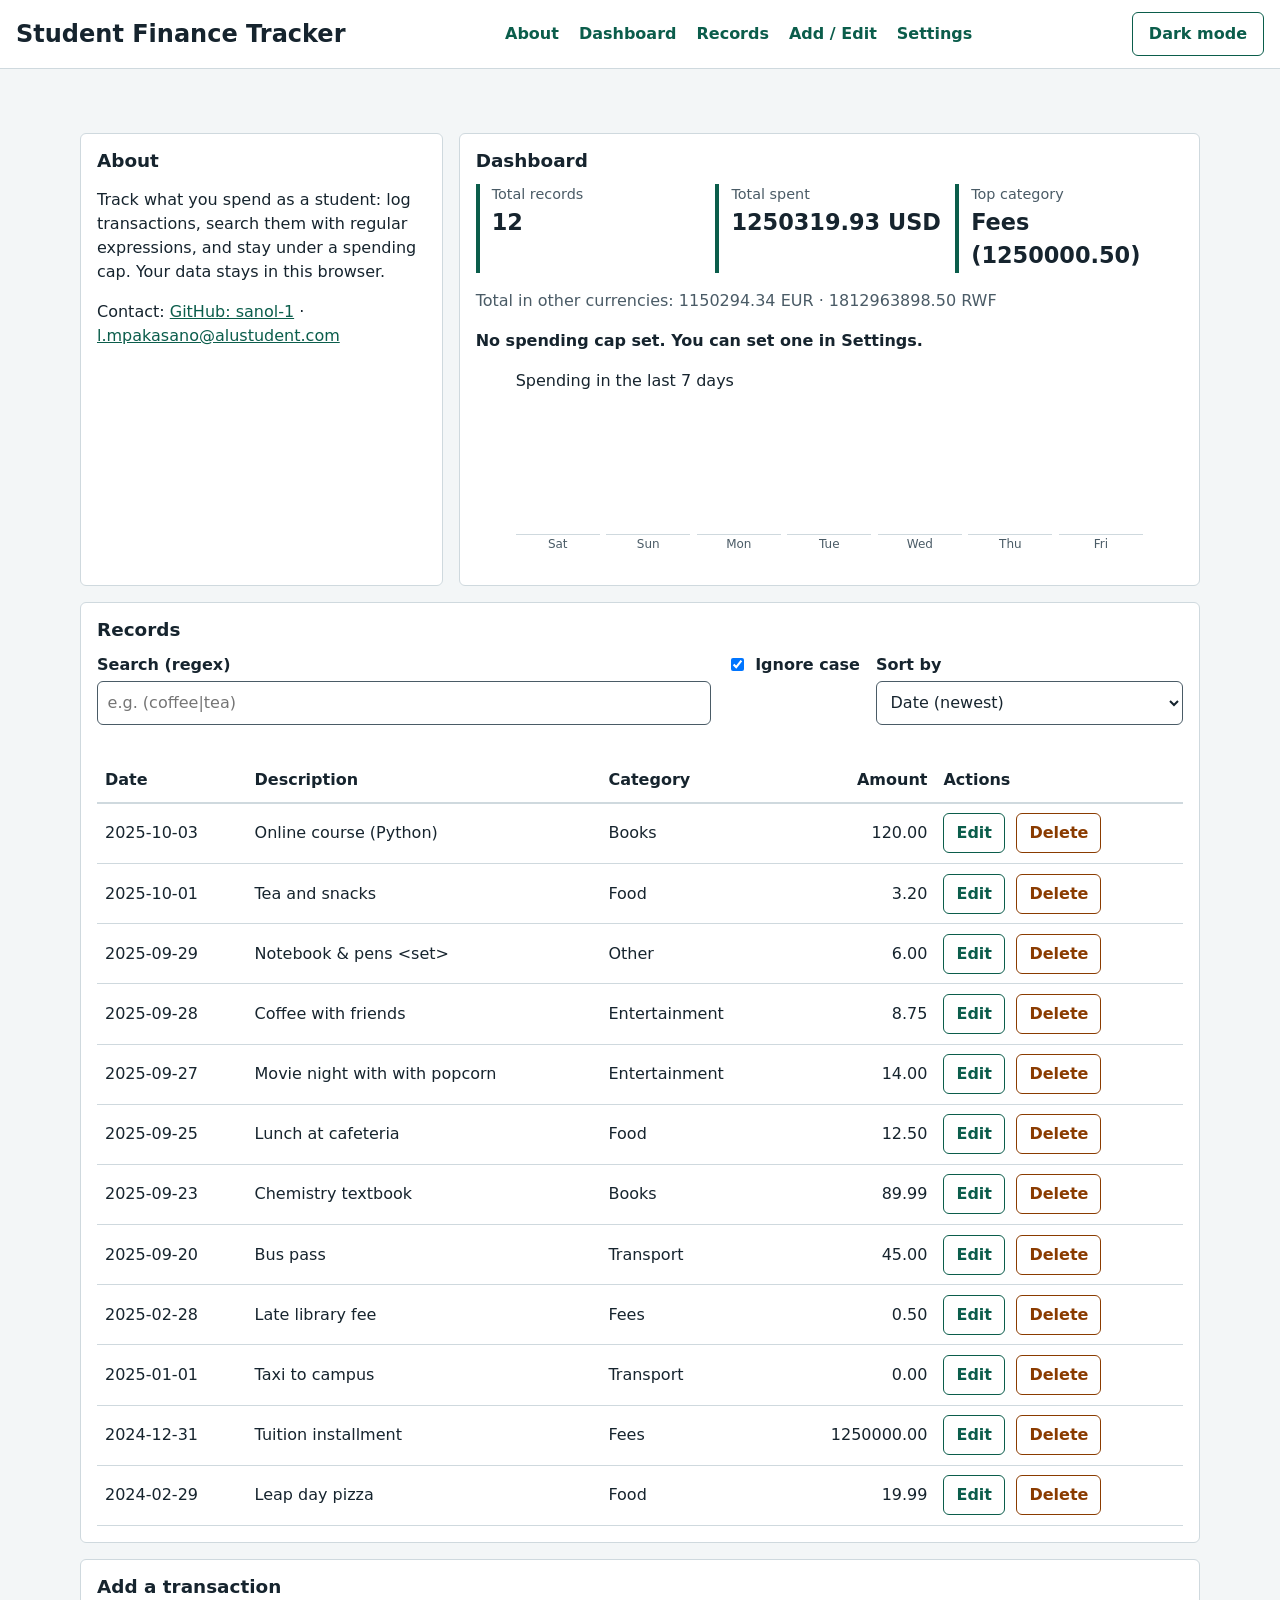
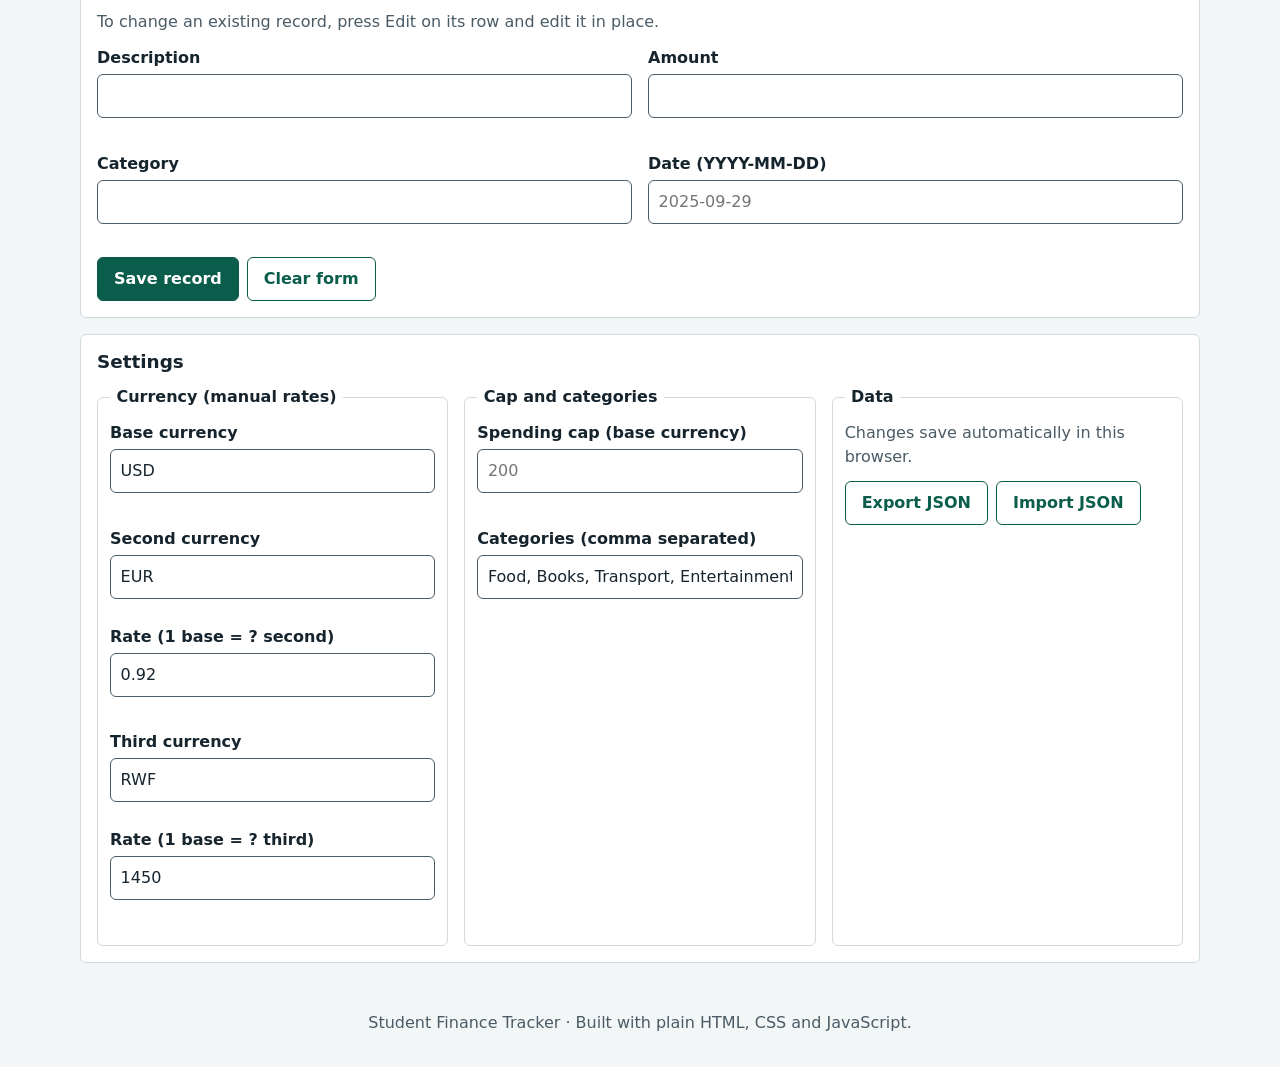
<file: index.html>
<!DOCTYPE html>
<html lang="en">
<head>
  <meta charset="UTF-8">
  <meta name="viewport" content="width=device-width, initial-scale=1">
  <meta name="description" content="Track student spending with regex search, a spending cap and manual currency rates.">
  <title>Student Finance Tracker</title>
  <link rel="stylesheet" href="styles/styles.css">
  <script type="module" src="scripts/main.js" defer></script>
</head>
<body>
  <noscript><p class="status">This app needs JavaScript to run.</p></noscript>
  <a class="skip-link" href="#main">Skip to main content</a>

  <header class="site-header">
    <h1>Student Finance Tracker</h1>
    <nav aria-label="Main">
      <ul class="nav-list">
        <li><a href="#about">About</a></li>
        <li><a href="#dashboard">Dashboard</a></li>
        <li><a href="#records">Records</a></li>
        <li><a href="#form">Add / Edit</a></li>
        <li><a href="#settings">Settings</a></li>
      </ul>
    </nav>
    <button type="button" id="theme-toggle" class="btn" aria-pressed="false">Dark mode</button>
  </header>

  <main id="main" tabindex="-1">
    <!-- Global status region: announces saves, imports, errors -->
    <p id="status" class="status" role="status" aria-live="polite"></p>
    <p id="alert" class="status error" role="alert"></p>

    <section id="about" aria-labelledby="about-h">
      <h2 id="about-h">About</h2>
      <p>Track what you spend as a student: log transactions, search them with regular expressions, and stay under a spending cap. Your data stays in this browser.</p>
      <p>Contact: <a href="https://github.com/sanol-1">GitHub: sanol-1</a> &middot; <a href="mailto:l.mpakasano@alustudent.com">l.mpakasano@alustudent.com</a></p>
    </section>

    <section id="dashboard" aria-labelledby="dash-h">
      <h2 id="dash-h">Dashboard</h2>
      <dl class="stats">
        <div class="stat"><dt>Total records</dt><dd id="stat-count">0</dd></div>
        <div class="stat"><dt>Total spent</dt><dd id="stat-sum">0.00</dd></div>
        <div class="stat"><dt>Top category</dt><dd id="stat-top">None yet</dd></div>
      </dl>
      <p id="conv" class="muted"></p>
      <p id="cap-message" class="cap" aria-live="polite"></p>
      <p id="cap-alert" class="cap over" role="alert" aria-live="assertive"></p>
      <figure>
        <figcaption>Spending in the last 7 days</figcaption>
        <div id="trend" class="trend" role="img" aria-label="Bar chart of spending over the last 7 days"></div>
      </figure>
    </section>

    <section id="records" aria-labelledby="rec-h">
      <h2 id="rec-h">Records</h2>
      <div class="toolbar">
        <div class="field">
          <label for="search">Search (regex)</label>
          <input id="search" type="text" placeholder="e.g. (coffee|tea)" autocomplete="off">
          <p id="search-error" class="error" role="alert"></p>
        </div>
        <label class="check"><input id="case-toggle" type="checkbox" checked> Ignore case</label>
        <div class="field">
          <label for="sort">Sort by</label>
          <select id="sort">
            <option value="date-desc">Date (newest)</option>
            <option value="date-asc">Date (oldest)</option>
            <option value="desc-asc">Description (A to Z)</option>
            <option value="desc-desc">Description (Z to A)</option>
            <option value="amount-asc">Amount (low to high)</option>
            <option value="amount-desc">Amount (high to low)</option>
          </select>
        </div>
      </div>
      <div class="table-wrap">
        <table id="records-table">
          <caption class="visually-hidden">Your transactions</caption>
          <thead>
            <tr>
              <th scope="col">Date</th>
              <th scope="col">Description</th>
              <th scope="col">Category</th>
              <th scope="col" class="num">Amount</th>
              <th scope="col">Actions</th>
            </tr>
          </thead>
          <tbody id="records-body"></tbody>
        </table>
      </div>
      <p id="empty-msg" class="empty" hidden>No records yet. Add your first transaction in the form below.</p>
    </section>

    <section id="form" aria-labelledby="form-h">
      <h2 id="form-h">Add a transaction</h2>
      <p class="muted">To change an existing record, press Edit on its row and edit it in place.</p>
      <form id="record-form" novalidate>
        <div class="field">
          <label for="description">Description</label>
          <input id="description" name="description" type="text" required aria-describedby="description-err">
          <p id="description-err" class="error"></p>
        </div>
        <div class="field">
          <label for="amount">Amount</label>
          <input id="amount" name="amount" type="text" inputmode="decimal" required aria-describedby="amount-err">
          <p id="amount-err" class="error"></p>
        </div>
        <div class="field">
          <label for="category">Category</label>
          <input id="category" name="category" type="text" list="category-list" required aria-describedby="category-err">
          <datalist id="category-list"></datalist>
          <p id="category-err" class="error"></p>
        </div>
        <div class="field">
          <label for="date">Date (YYYY-MM-DD)</label>
          <input id="date" name="date" type="text" inputmode="numeric" placeholder="2025-09-29" required aria-describedby="date-err">
          <p id="date-err" class="error"></p>
        </div>
        <div class="actions">
          <button type="submit" class="btn primary">Save record</button>
          <button type="reset" class="btn">Clear form</button>
        </div>
      </form>
    </section>

    <section id="settings" aria-labelledby="set-h">
      <h2 id="set-h">Settings</h2>
      <div class="settings-grid">
        <fieldset>
          <legend>Currency (manual rates)</legend>
          <div class="field">
            <label for="base-currency">Base currency</label>
            <input id="base-currency" type="text" maxlength="3" autocomplete="off" aria-describedby="base-currency-err">
            <p id="base-currency-err" class="error"></p>
          </div>
          <div class="field">
            <label for="cur2">Second currency</label>
            <input id="cur2" type="text" maxlength="3" autocomplete="off" aria-describedby="cur2-err">
            <p id="cur2-err" class="error"></p>
            <label for="rate2">Rate (1 base = ? second)</label>
            <input id="rate2" type="text" inputmode="decimal" aria-describedby="rate2-err">
            <p id="rate2-err" class="error"></p>
          </div>
          <div class="field">
            <label for="cur3">Third currency</label>
            <input id="cur3" type="text" maxlength="3" autocomplete="off" aria-describedby="cur3-err">
            <p id="cur3-err" class="error"></p>
            <label for="rate3">Rate (1 base = ? third)</label>
            <input id="rate3" type="text" inputmode="decimal" aria-describedby="rate3-err">
            <p id="rate3-err" class="error"></p>
          </div>
        </fieldset>
        <fieldset>
          <legend>Cap and categories</legend>
          <div class="field">
            <label for="cap">Spending cap (base currency)</label>
            <input id="cap" type="text" inputmode="decimal" placeholder="200" aria-describedby="cap-err">
            <p id="cap-err" class="error"></p>
          </div>
          <div class="field">
            <label for="categories">Categories (comma separated)</label>
            <input id="categories" type="text" aria-describedby="categories-err">
            <p id="categories-err" class="error"></p>
          </div>
        </fieldset>
        <fieldset>
          <legend>Data</legend>
          <p class="muted">Changes save automatically in this browser.</p>
          <div class="actions">
            <button type="button" id="export-btn" class="btn">Export JSON</button>
            <input id="import-file" type="file" accept="application/json,.json" class="visually-hidden">
            <label class="btn" for="import-file">Import JSON</label>
          </div>
        </fieldset>
      </div>
    </section>
  </main>

  <footer class="site-footer">
    <p>Student Finance Tracker &middot; Built with plain HTML, CSS and JavaScript.</p>
  </footer>
</body>
</html>
</file>
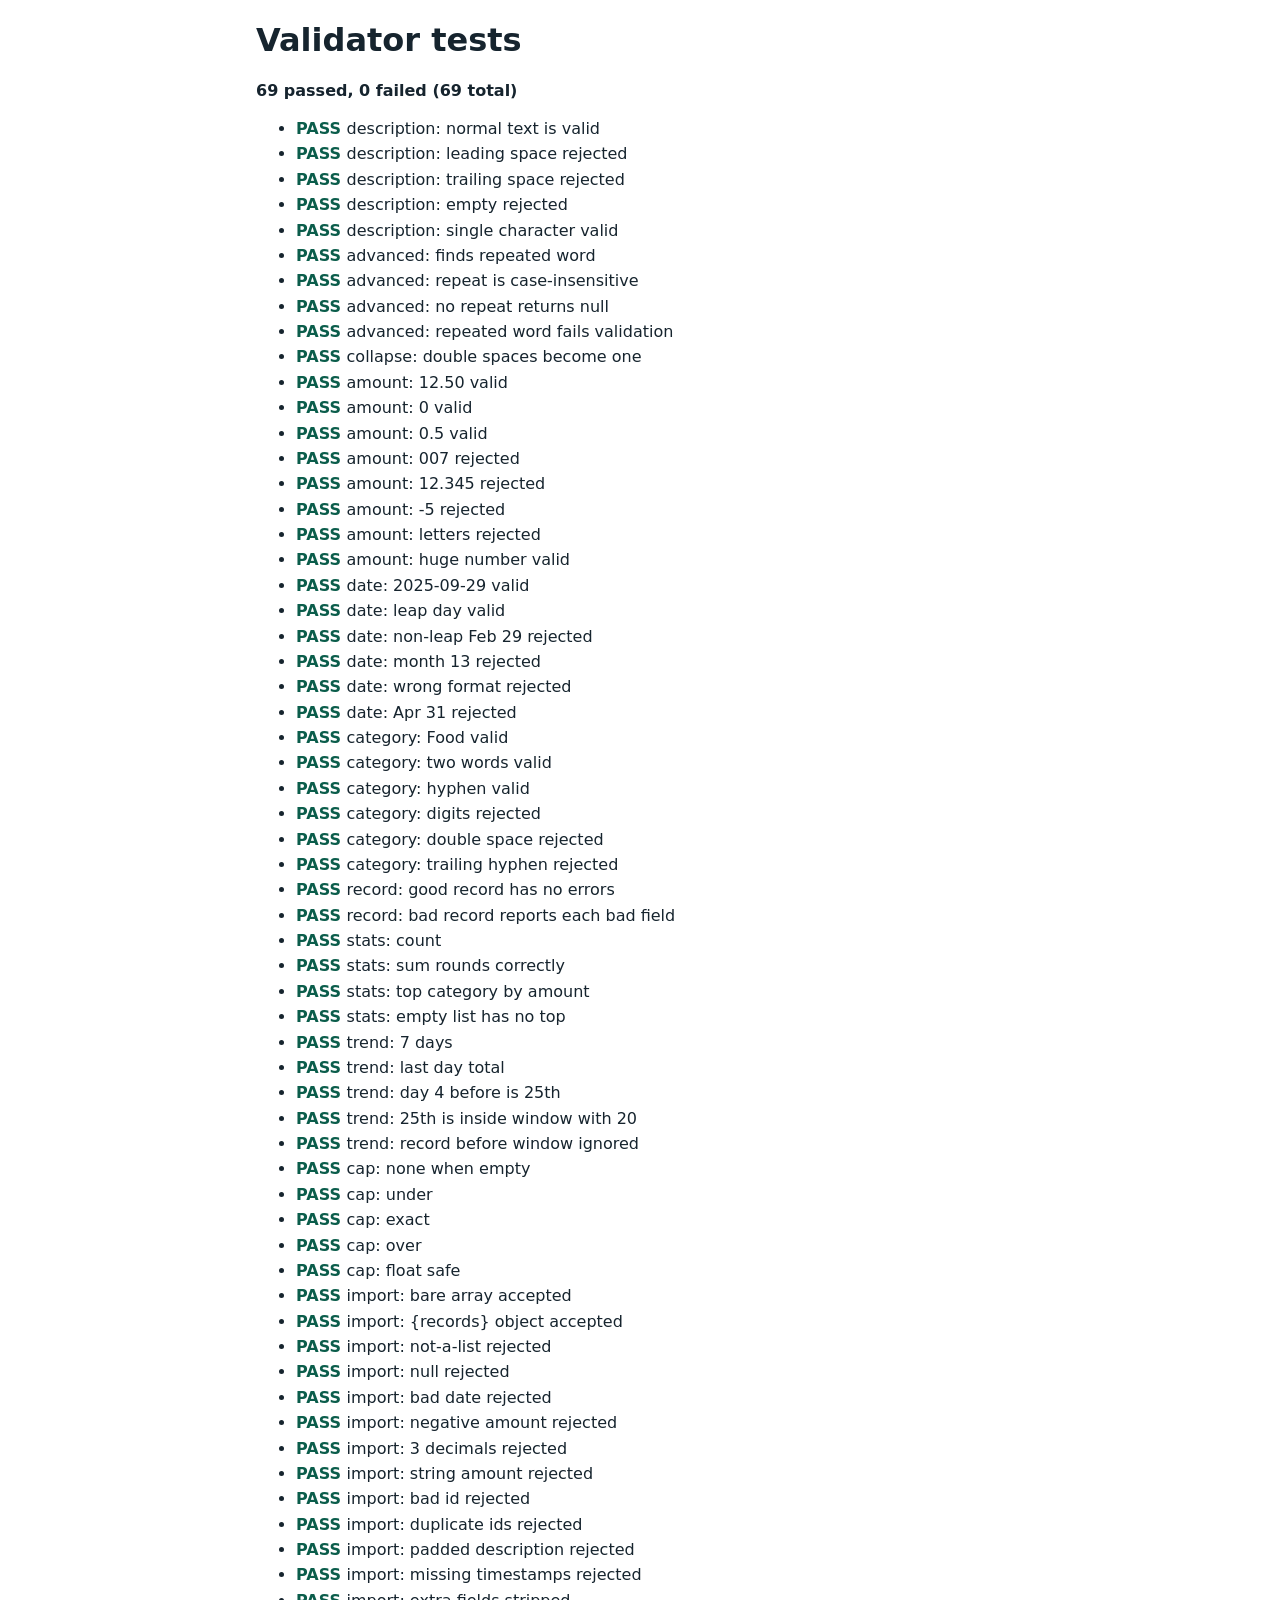
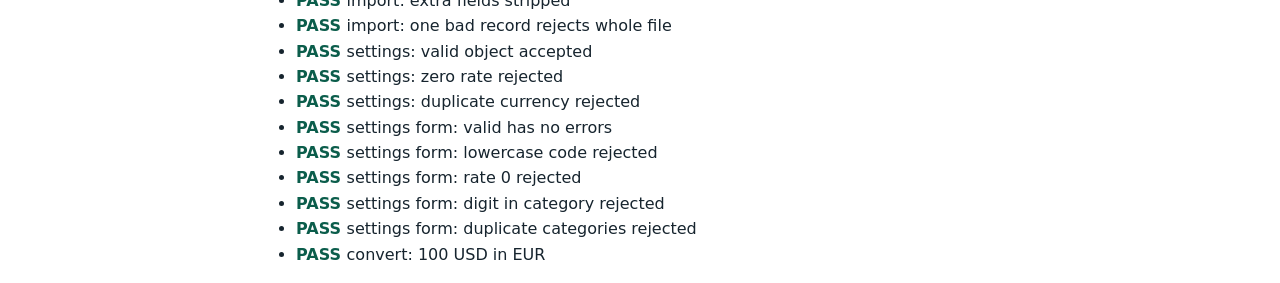
<file: tests.html>
<!DOCTYPE html>
<html lang="en">
<head>
  <meta charset="UTF-8">
  <meta name="viewport" content="width=device-width, initial-scale=1">
  <title>Validator tests</title>
  <style>
    body { font-family: system-ui, sans-serif; max-width: 48rem; margin: 1rem auto; padding: 0 1rem; color: #16242e; }
    li { padding: .2rem 0; }
    .pass::before { content: "PASS "; color: #0b5d4b; font-weight: 700; }
    .fail::before { content: "FAIL "; color: #8a3b00; font-weight: 700; }
    #summary { font-weight: 700; }
  </style>
</head>
<body>
  <h1>Validator tests</h1>
  <p id="summary" role="status"></p>
  <ul id="results"></ul>

  <script type="module">
    import {
      validateDescription, validateAmount, validateDate, validateCategory,
      findDuplicateWord, collapseSpaces, validateRecord,
      validateImportData, validateSettingsForm, validateRecordShape, validateSettingsObject,
    } from './scripts/validators.js';
    import { computeStats, last7Days, capStatus, convertTotals } from './scripts/stats.js';

    const out = document.getElementById('results');
    let passed = 0, failed = 0;
    function check(name, actual, expected) {
      const ok = actual === expected;
      ok ? passed++ : failed++;
      const li = document.createElement('li');
      li.className = ok ? 'pass' : 'fail';
      li.textContent = ok ? name : `${name} (expected ${JSON.stringify(expected)}, got ${JSON.stringify(actual)})`;
      out.appendChild(li);
    }
    const valid = (msg) => msg === '';

    check('description: normal text is valid', valid(validateDescription('Lunch at cafeteria')), true);
    check('description: leading space rejected', valid(validateDescription(' Lunch')), false);
    check('description: trailing space rejected', valid(validateDescription('Lunch ')), false);
    check('description: empty rejected', valid(validateDescription('')), false);
    check('description: single character valid', valid(validateDescription('A')), true);

    check('advanced: finds repeated word', findDuplicateWord('Bought the the book'), 'the');
    check('advanced: repeat is case-insensitive', findDuplicateWord('Tea tea'), 'Tea');
    check('advanced: no repeat returns null', findDuplicateWord('Bus pass'), null);
    check('advanced: repeated word fails validation', valid(validateDescription('Coffee coffee')), false);
    check('collapse: double spaces become one', collapseSpaces('Bus   pass'), 'Bus pass');

    check('amount: 12.50 valid', valid(validateAmount('12.50')), true);
    check('amount: 0 valid', valid(validateAmount('0')), true);
    check('amount: 0.5 valid', valid(validateAmount('0.5')), true);
    check('amount: 007 rejected', valid(validateAmount('007')), false);
    check('amount: 12.345 rejected', valid(validateAmount('12.345')), false);
    check('amount: -5 rejected', valid(validateAmount('-5')), false);
    check('amount: letters rejected', valid(validateAmount('12a')), false);
    check('amount: huge number valid', valid(validateAmount('99999999.99')), true);

    check('date: 2025-09-29 valid', valid(validateDate('2025-09-29')), true);
    check('date: leap day valid', valid(validateDate('2024-02-29')), true);
    check('date: non-leap Feb 29 rejected', valid(validateDate('2025-02-29')), false);
    check('date: month 13 rejected', valid(validateDate('2025-13-01')), false);
    check('date: wrong format rejected', valid(validateDate('29/09/2025')), false);
    check('date: Apr 31 rejected', valid(validateDate('2025-04-31')), false);

    check('category: Food valid', valid(validateCategory('Food')), true);
    check('category: two words valid', valid(validateCategory('Study Material')), true);
    check('category: hyphen valid', valid(validateCategory('Part-time')), true);
    check('category: digits rejected', valid(validateCategory('Food2')), false);
    check('category: double space rejected', valid(validateCategory('Study  Material')), false);
    check('category: trailing hyphen rejected', valid(validateCategory('Food-')), false);

    const good = { description: 'Bus pass', amount: '45.00', category: 'Transport', date: '2025-09-20' };
    check('record: good record has no errors', Object.keys(validateRecord(good)).length, 0);
    check('record: bad record reports each bad field',
      Object.keys(validateRecord({ description: ' x', amount: 'a', category: '1', date: 'z' })).length, 4);

    const sample = [
      { amount: 10, category: 'Food', date: '2025-09-29' },
      { amount: 5.5, category: 'Food', date: '2025-09-29' },
      { amount: 20, category: 'Books', date: '2025-09-25' },
    ];
    const st = computeStats(sample);
    check('stats: count', st.count, 3);
    check('stats: sum rounds correctly', st.sum, 35.5);
    check('stats: top category by amount', st.top.category, 'Books');
    check('stats: empty list has no top', computeStats([]).top, null);
    const days = last7Days(sample, new Date(2025, 8, 29));
    check('trend: 7 days', days.length, 7);
    check('trend: last day total', days[6].total, 15.5);
    check('trend: day 4 before is 25th', days[4].date, '2025-09-27');
    check('trend: 25th is inside window with 20', days[2].total, 20);
    check('trend: record before window ignored',
      last7Days([{ amount: 99, category: 'X', date: '2025-09-22' }], new Date(2025, 8, 29)).every((d) => d.total === 0), true);
    check('cap: none when empty', capStatus(10, null).state, 'none');
    check('cap: under', capStatus(10, 50).amount, 40);
    check('cap: exact', capStatus(50, 50).state, 'exact');
    check('cap: over', capStatus(60.5, 50).amount, 10.5);
    check('cap: float safe', capStatus(0.1 + 0.2, 0.3).state, 'exact');

    const rec = { id: 'txn_0001', description: 'Lunch', amount: 12.5, category: 'Food', date: '2025-09-25',
                  createdAt: '2025-09-25T08:00:00.000Z', updatedAt: '2025-09-25T08:00:00.000Z' };
    check('import: bare array accepted', validateImportData([rec]).ok, true);
    check('import: {records} object accepted', validateImportData({ records: [rec] }).ok, true);
    check('import: not-a-list rejected', validateImportData({ foo: 1 }).ok, false);
    check('import: null rejected', validateImportData(null).ok, false);
    check('import: bad date rejected', validateImportData([{ ...rec, date: '2025-02-30' }]).ok, false);
    check('import: negative amount rejected', validateImportData([{ ...rec, amount: -1 }]).ok, false);
    check('import: 3 decimals rejected', validateRecordShape({ ...rec, amount: 1.234 }) !== '', true);
    check('import: string amount rejected', validateRecordShape({ ...rec, amount: '5' }) !== '', true);
    check('import: bad id rejected', validateRecordShape({ ...rec, id: 'abc' }) !== '', true);
    check('import: duplicate ids rejected', validateImportData([rec, { ...rec }]).ok, false);
    check('import: padded description rejected', validateRecordShape({ ...rec, description: ' x' }) !== '', true);
    check('import: missing timestamps rejected', validateRecordShape({ ...rec, createdAt: undefined }) !== '', true);
    check('import: extra fields stripped', 'evil' in validateImportData([{ ...rec, evil: 1 }]).records[0], false);
    check('import: one bad record rejects whole file', validateImportData([rec, { ...rec, id: 'txn_0002', amount: 'x' }]).ok, false);
 
    const goodSettings = { baseCurrency: 'USD', currencies: [{ code: 'EUR', rate: 0.92 }, { code: 'RWF', rate: 1450 }],
                           categories: ['Food', 'Books'], cap: null };
    check('settings: valid object accepted', validateSettingsObject(goodSettings).ok, true);
    check('settings: zero rate rejected', validateSettingsObject({ ...goodSettings, currencies: [{ code: 'EUR', rate: 0 }, { code: 'RWF', rate: 1 }] }).ok, false);
    check('settings: duplicate currency rejected', validateSettingsObject({ ...goodSettings, currencies: [{ code: 'USD', rate: 1 }, { code: 'RWF', rate: 1 }] }).ok, false);
    const form = { baseCurrency: 'USD', cur2: 'EUR', rate2: '0.92', cur3: 'RWF', rate3: '1450', categories: 'Food, Books' };
    check('settings form: valid has no errors', Object.keys(validateSettingsForm(form)).length, 0);
    check('settings form: lowercase code rejected', 'cur2' in validateSettingsForm({ ...form, cur2: 'eur' }), true);
    check('settings form: rate 0 rejected', 'rate2' in validateSettingsForm({ ...form, rate2: '0' }), true);
    check('settings form: digit in category rejected', 'categories' in validateSettingsForm({ ...form, categories: 'Food, B00ks' }), true);
    check('settings form: duplicate categories rejected', 'categories' in validateSettingsForm({ ...form, categories: 'Food, food' }), true);
    check('convert: 100 USD in EUR', convertTotals(100, [{ code: 'EUR', rate: 0.92 }])[0].total, 92);

    document.getElementById('summary').textContent =
      `${passed} passed, ${failed} failed (${passed + failed} total)`;
  </script>
</body>
</html>
</file>
<file: styles/styles.css>
:root {
  --ink: #16242e;
  --muted: #4a5b66;
  --paper: #f3f6f7;
  --surface: #ffffff;
  --line: #cfd9de;
  --accent: #0b5d4b;      
  --accent-ink: #ffffff;
  --warn: #8a3b00;        
  --focus: #b45f00;
  --flash: #fff3c4;
  --radius: 6px;
  --space: 1rem;
  font-family: system-ui, -apple-system, "Segoe UI", Roboto, sans-serif;
  line-height: 1.5;
}
:root[data-theme="dark"] {
  --ink: #e8eef1; --muted: #a9bac3; --paper: #0f1a20; --surface: #17262e;
  --line: #2c4049; --accent: #5fd0b3; --accent-ink: #06231c; --warn: #ffb26b; --focus: #ffd08a; --flash: #3d3a14;
}

*, *::before, *::after { box-sizing: border-box; }
body { margin: 0; background: var(--paper); color: var(--ink); }
h1, h2 { line-height: 1.2; margin: 0 0 .75rem; }
h1 { font-size: 1.25rem; }
h2 { font-size: 1.15rem; }
a { color: var(--accent); }
mark { background: #ffe58a; color: #1a1a1a; padding: 0 .1em; border-radius: 2px; }

.visually-hidden {
  position: absolute !important; width: 1px; height: 1px; overflow: hidden;
  clip: rect(0 0 0 0); white-space: nowrap;
}
.skip-link {
  position: absolute; left: .5rem; top: -4rem; z-index: 10;
  background: var(--accent); color: var(--accent-ink); padding: .5rem 1rem; border-radius: var(--radius);
  transition: top .15s ease;
}
.skip-link:focus { top: .5rem; }

:focus-visible { outline: 3px solid var(--focus); outline-offset: 2px; }

.site-header { background: var(--surface); border-bottom: 1px solid var(--line); padding: .75rem var(--space); }
.nav-list { display: flex; flex-wrap: wrap; gap: .25rem .75rem; list-style: none; margin: 0; padding: 0; }
.nav-list a { display: inline-block; padding: .4rem .25rem; font-weight: 600; text-decoration: none; }
.nav-list a:hover { text-decoration: underline; }

main { padding: var(--space); max-width: 72rem; margin-inline: auto; }
main > section { background: var(--surface); border: 1px solid var(--line); border-radius: var(--radius); padding: var(--space); margin-bottom: var(--space); }

.status { min-height: 1.5rem; margin: 0 0 .5rem; font-weight: 600; }

.stats { display: grid; grid-template-columns: 1fr; gap: .75rem; margin: 0 0 var(--space); }
.stat { border-left: 4px solid var(--accent); padding-left: .75rem; }
.stat dt { color: var(--muted); font-size: .9rem; }
.stat dd { margin: 0; font-size: 1.4rem; font-weight: 700; }
.cap { font-weight: 600; }
.cap.over { color: var(--warn); }
.trend { display: flex; align-items: flex-end; gap: .4rem; height: 8rem; border-bottom: 1px solid var(--line); }
.trend .bar { flex: 1; background: var(--accent); min-height: 2px; border-radius: 3px 3px 0 0; transition: height .4s ease; }

.field { display: flex; flex-direction: column; gap: .25rem; margin-bottom: .75rem; }
label { font-weight: 600; }
input[type="text"], select {
  font: inherit; color: inherit; background: var(--surface);
  padding: .55rem .6rem; border: 1px solid var(--muted); border-radius: var(--radius); min-height: 2.75rem;
}
input[aria-invalid="true"] { border-color: var(--warn); border-width: 2px; }
.error { color: var(--warn); font-size: .9rem; margin: 0; min-height: 1.1rem; }
.check { display: flex; align-items: center; gap: .5rem; margin-bottom: .75rem; }
fieldset { border: 1px solid var(--line); border-radius: var(--radius); margin: 0 0 var(--space); padding: .75rem; }
legend { font-weight: 700; padding: 0 .4rem; }

.actions { display: flex; flex-wrap: wrap; gap: .5rem; }
.btn {
  font: inherit; font-weight: 600; cursor: pointer; display: inline-flex; align-items: center;
  padding: .55rem 1rem; min-height: 2.75rem; border-radius: var(--radius);
  border: 1px solid var(--accent); background: var(--surface); color: var(--accent);
  transition: background-color .15s ease, transform .1s ease;
}
.btn:hover { background: var(--paper); }
.btn:active { transform: translateY(1px); }
.btn.primary { background: var(--accent); color: var(--accent-ink); }
.btn.danger { border-color: var(--warn); color: var(--warn); }

.table-wrap { overflow-x: auto; }
table { width: 100%; border-collapse: collapse; }
thead { position: absolute; width: 1px; height: 1px; overflow: hidden; clip: rect(0 0 0 0); } /* hidden visually, kept for screen readers */
tbody tr { display: block; border: 1px solid var(--line); border-radius: var(--radius); padding: .6rem; margin-bottom: .6rem; transition: background-color .6s ease; }
tbody tr.flash { background: var(--flash); }
td { display: flex; justify-content: space-between; gap: 1rem; padding: .2rem 0; }
td::before { content: attr(data-label); font-weight: 600; color: var(--muted); }
td.num { font-variant-numeric: tabular-nums; }
.empty { color: var(--muted); }

.site-footer { padding: var(--space); text-align: center; color: var(--muted); }

@media (min-width: 768px) {
  h1 { font-size: 1.5rem; }
  .site-header { display: flex; justify-content: space-between; align-items: center; gap: 1rem; }
  .stats { grid-template-columns: repeat(3, 1fr); }
  .toolbar { display: grid; grid-template-columns: 2fr auto 1fr; gap: 1rem; align-items: start; }
  #record-form { display: grid; grid-template-columns: 1fr 1fr; gap: 0 1rem; }
  #record-form .actions { grid-column: 1 / -1; }
  thead { position: static; width: auto; height: auto; overflow: visible; clip: auto; }
  tbody tr { display: table-row; border: 0; padding: 0; margin: 0; }
  td { display: table-cell; padding: .6rem .5rem; border-bottom: 1px solid var(--line); }
  td::before { content: none; }
  th { text-align: left; padding: .6rem .5rem; border-bottom: 2px solid var(--line); }
  .num { text-align: right; }
}

@media (min-width: 1024px) {
  main { display: grid; grid-template-columns: repeat(12, 1fr); gap: var(--space); }
  main > section { margin-bottom: 0; }
  .status { grid-column: 1 / -1; }
  #about { grid-column: 1 / 5; }
  #dashboard { grid-column: 5 / -1; }
  #records, #form, #settings { grid-column: 1 / -1; }
  .settings-grid { display: grid; grid-template-columns: repeat(3, 1fr); gap: var(--space); }
  .settings-grid fieldset { margin: 0; }
}

@media (prefers-reduced-motion: reduce) {
  *, *::before, *::after { transition: none !important; animation: none !important; }
}

.row-actions { gap: .4rem; flex-wrap: wrap; }
.row-actions .btn { padding: .35rem .75rem; min-height: 2.5rem; }
@media (min-width: 768px) {
  td.row-actions { display: table-cell; white-space: nowrap; }
  td.row-actions .btn { margin-right: .4rem; }
}

.trend { align-items: stretch; height: 10rem; border-bottom: 0; }
.trend .day { flex: 1; display: flex; flex-direction: column; min-width: 0; }
.trend .bar-area { flex: 1; display: flex; align-items: flex-end; border-bottom: 1px solid var(--line); }
.trend .bar { width: 100%; background: var(--accent); min-height: 0; border-radius: 3px 3px 0 0; transition: height .5s ease; }
.trend .val, .trend .lbl { font-size: .75rem; text-align: center; color: var(--muted); min-height: 1rem; }
.cap:empty { display: none; }

.muted { color: var(--muted); margin: 0 0 .75rem; }
#import-file:focus-visible + label { outline: 3px solid var(--focus); outline-offset: 2px; }
#alert:empty { display: none; }

main:focus { outline: none; }
.site-header { display: flex; flex-wrap: wrap; align-items: center; justify-content: space-between; gap: .5rem 1rem; }
.site-header h1 { margin: 0; }
.site-header nav { order: 3; width: 100%; }
@media (min-width: 768px) { .site-header nav { order: 0; width: auto; } }
input.cell { width: 100%; min-width: 0; font: inherit; color: inherit; background: var(--surface); border: 1px solid var(--muted); border-radius: var(--radius); padding: .35rem .5rem; min-height: 2.5rem; }
td input.cell { flex: 1; }
td.num input.cell { text-align: right; }
input.cell[aria-invalid="true"] { border-color: var(--warn); border-width: 2px; }
tbody tr.editing { background: var(--paper); }
</file>
